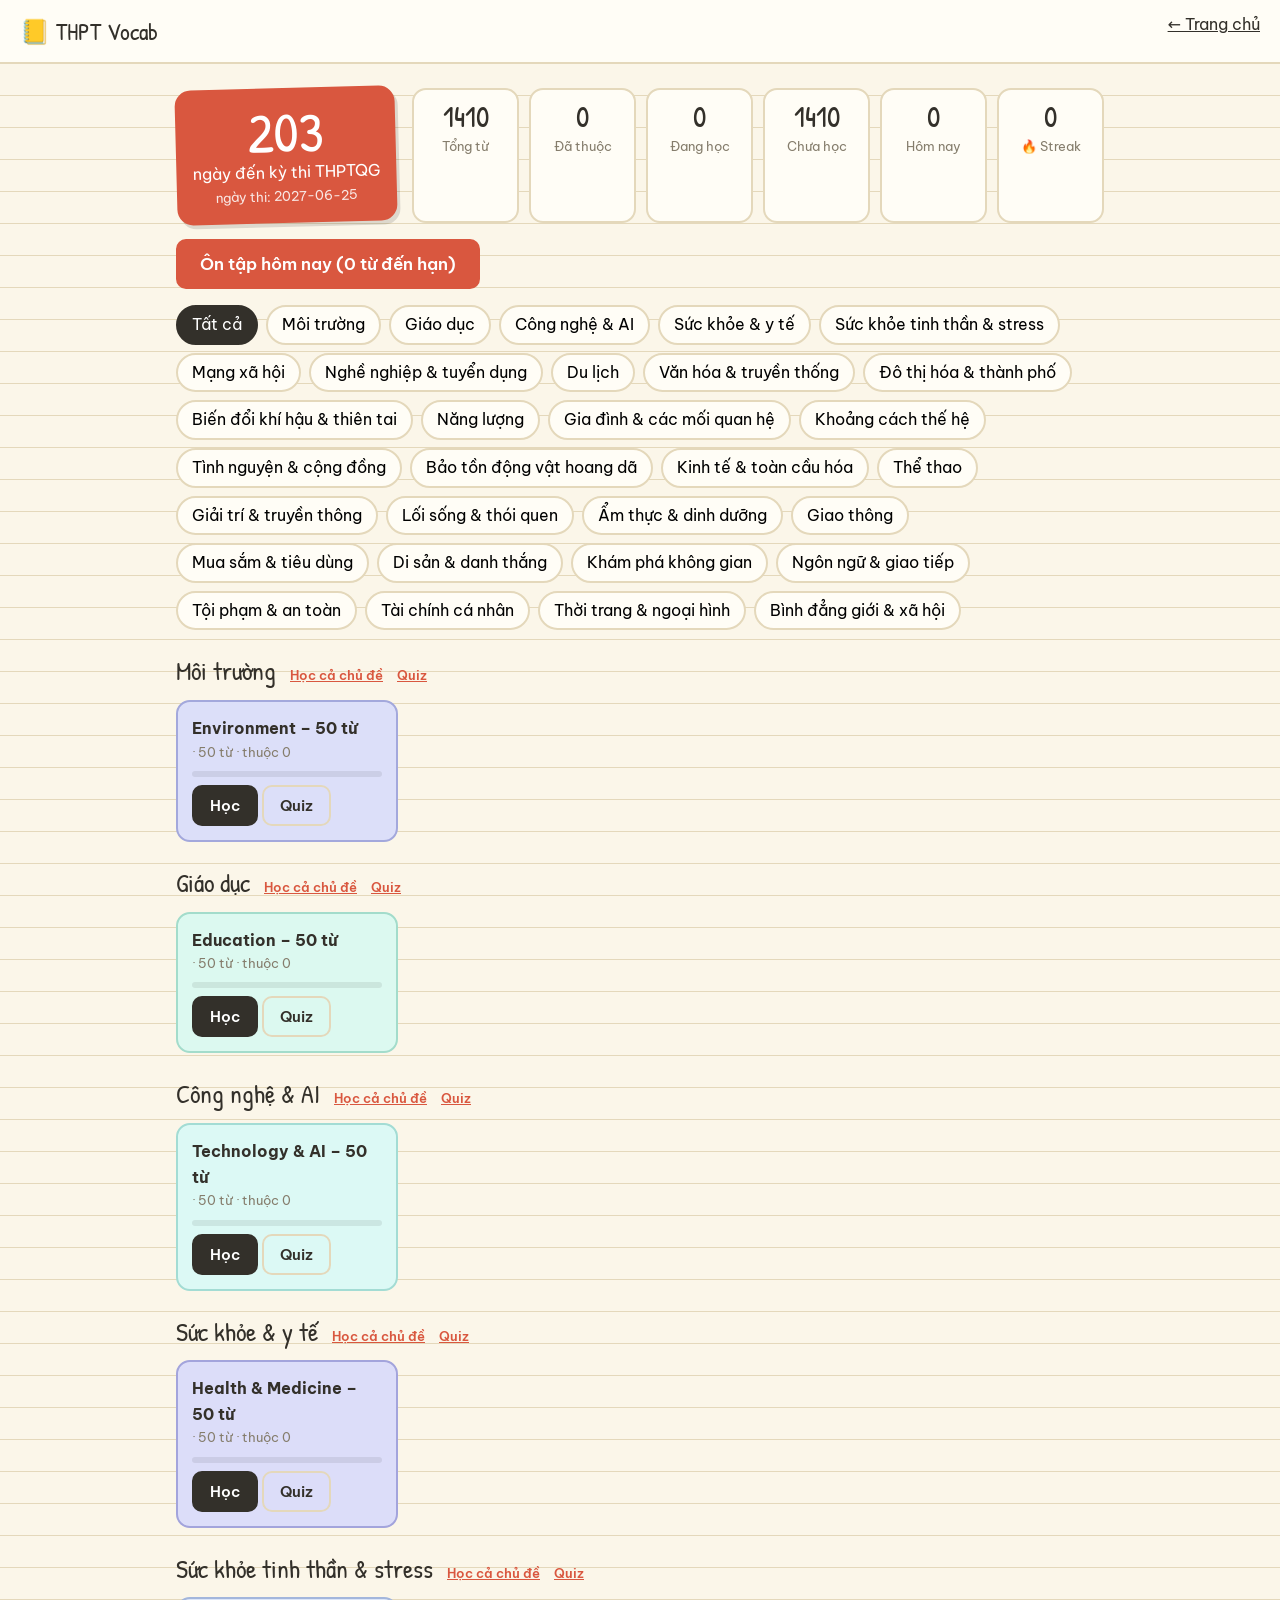
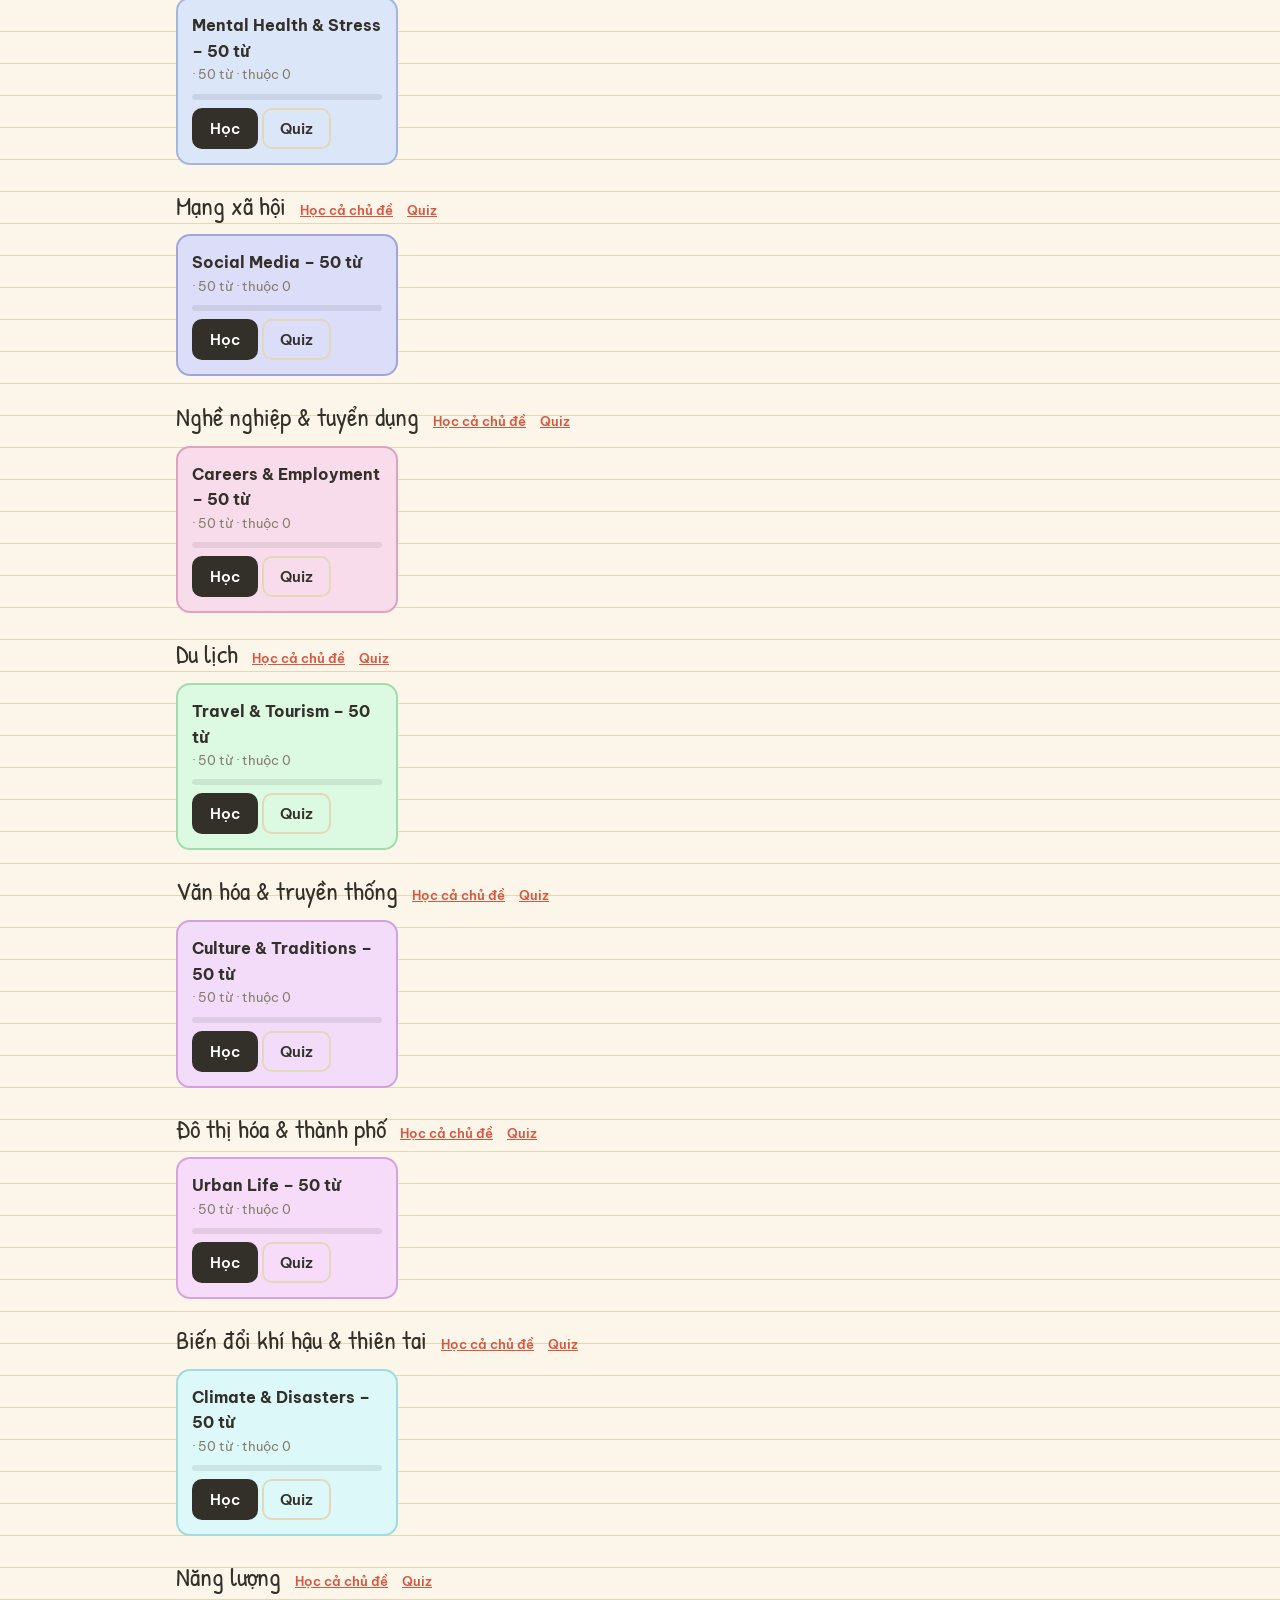
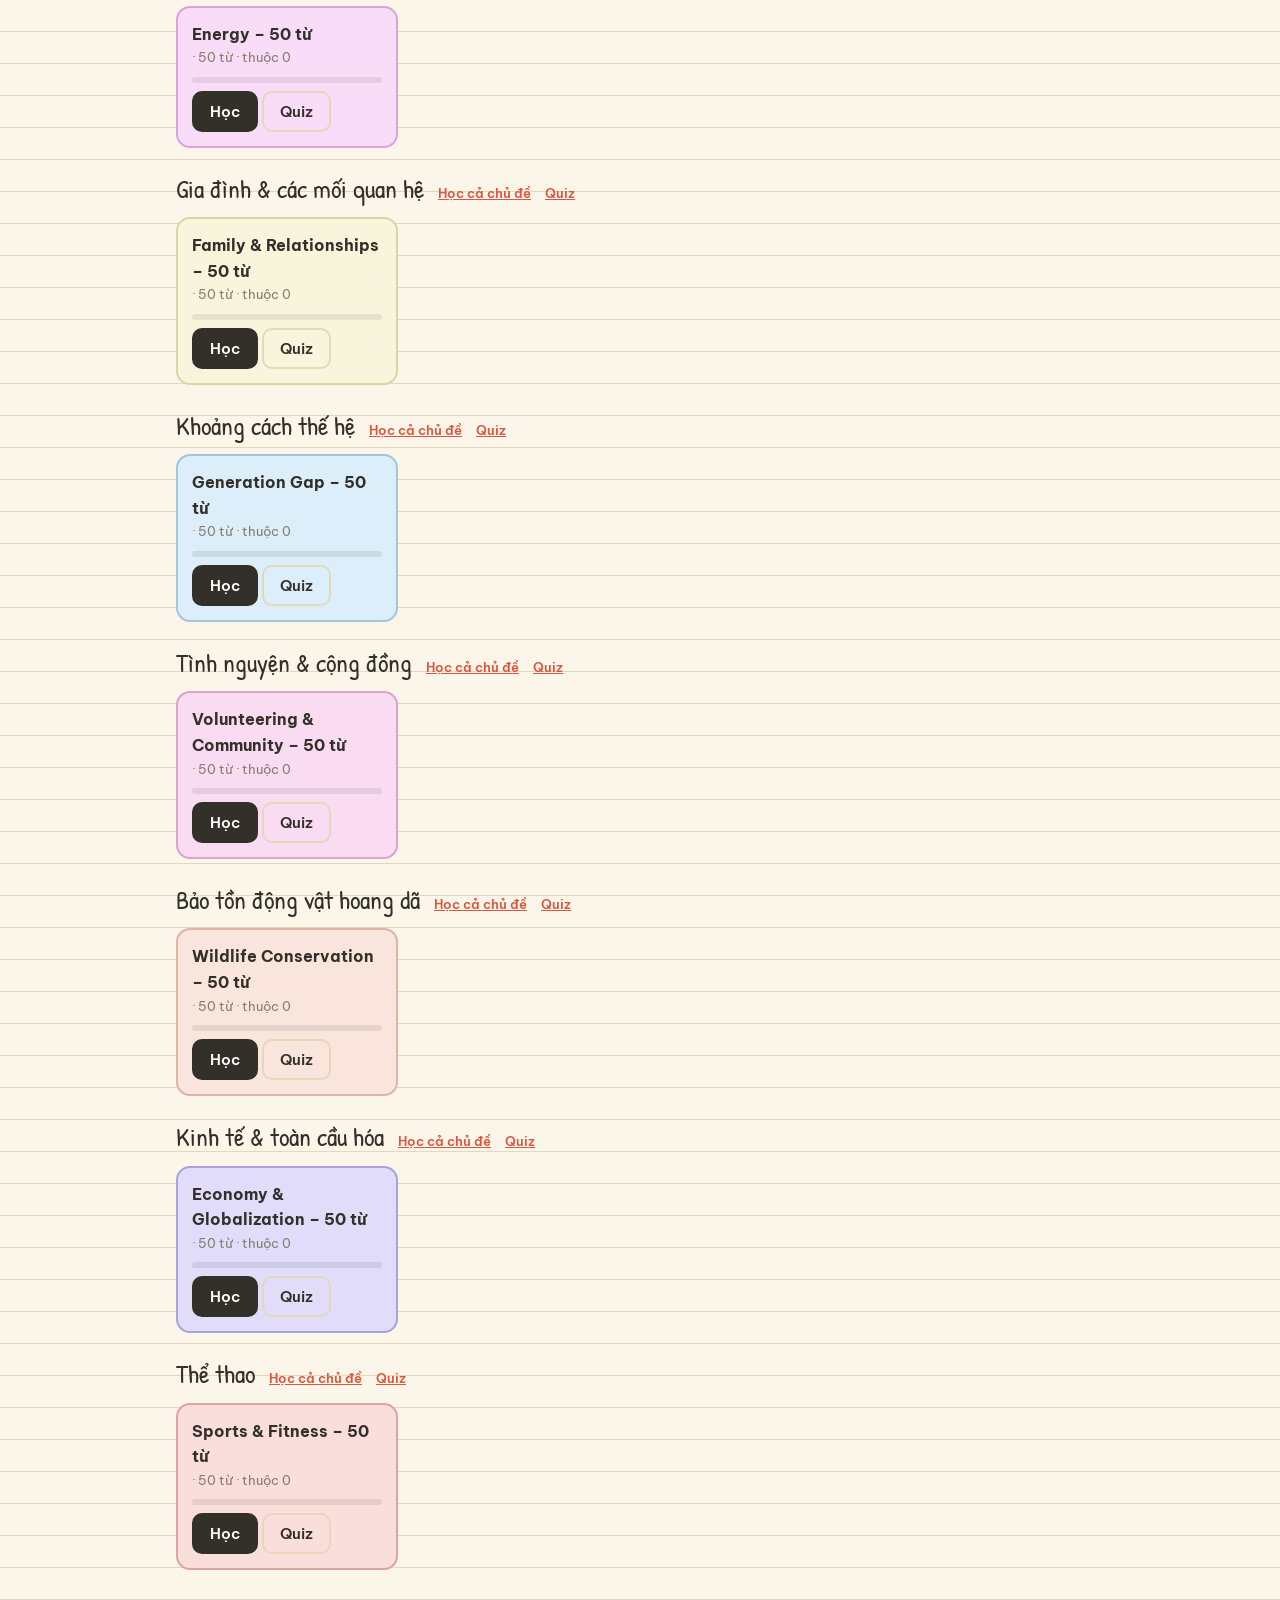
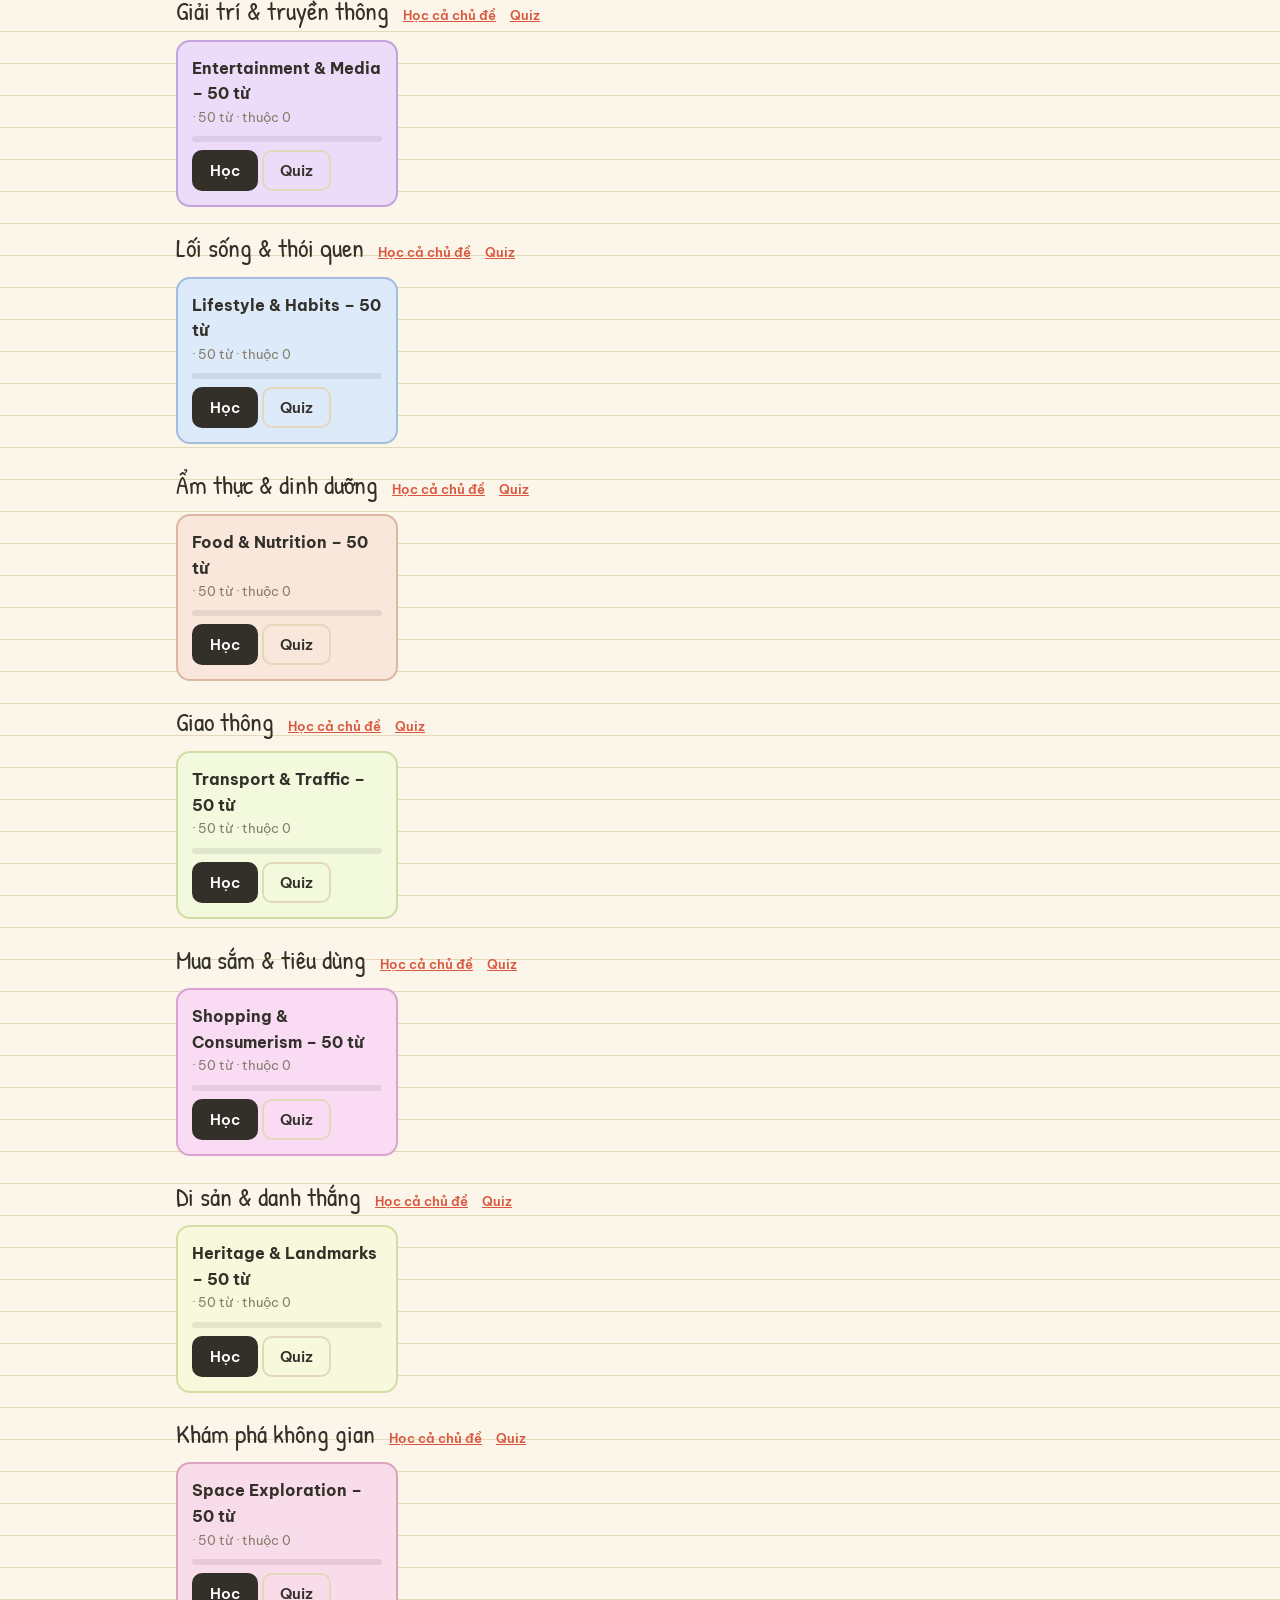
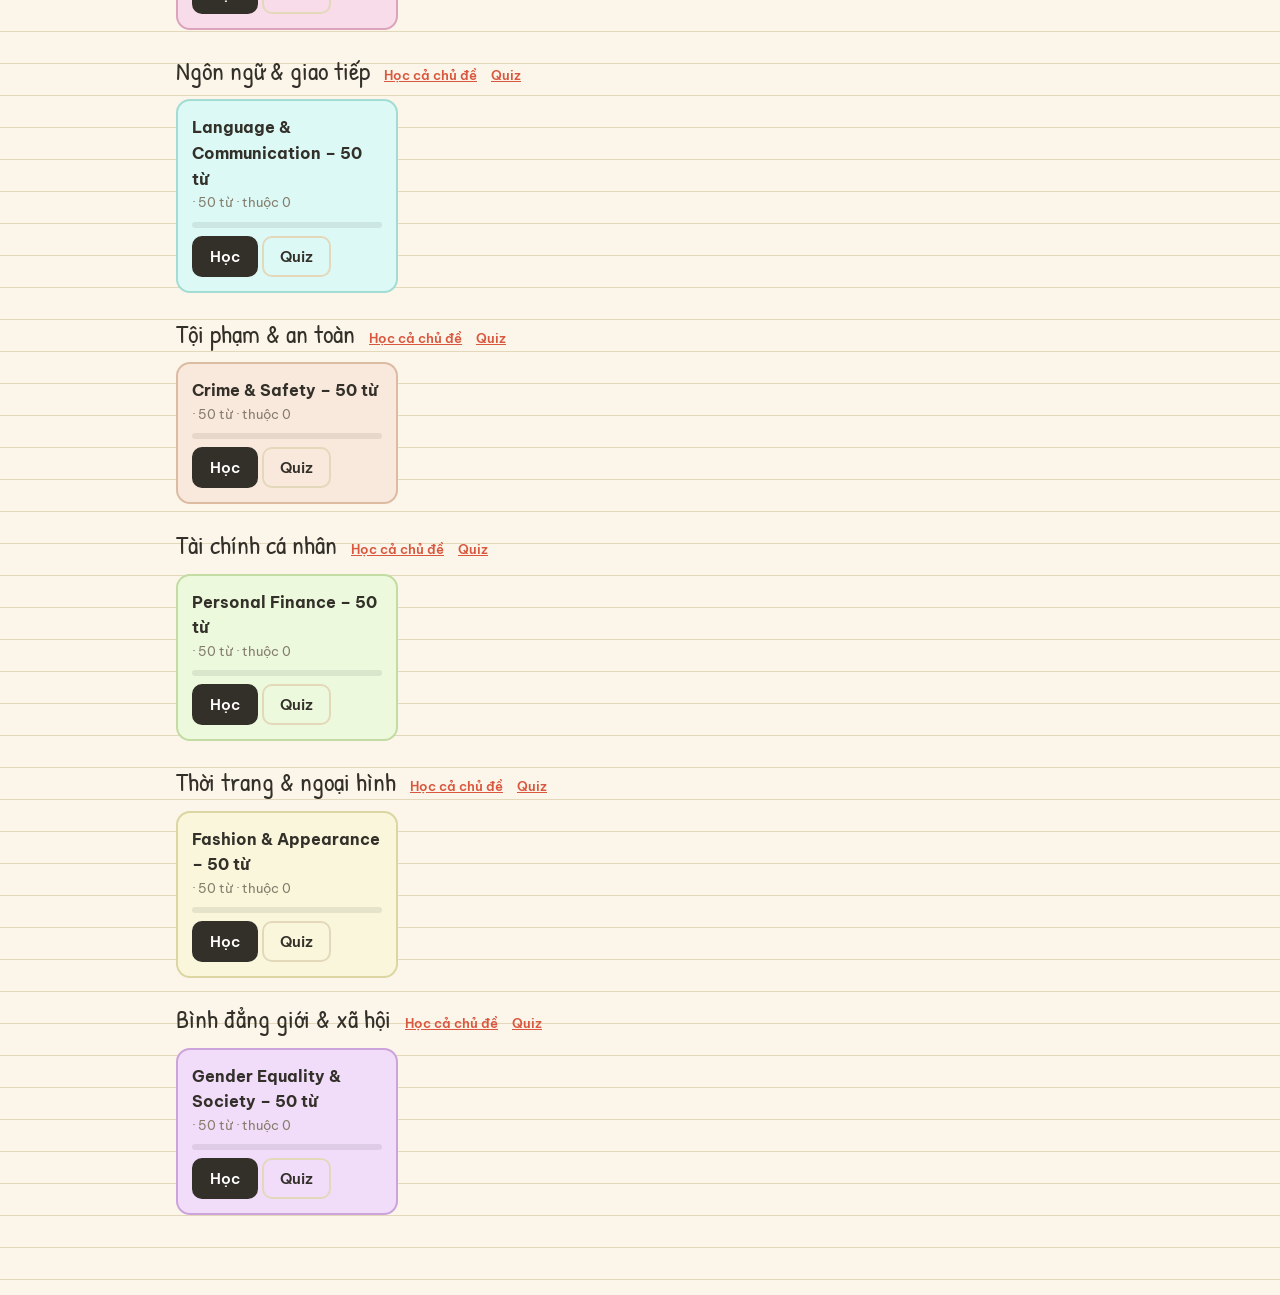
<file: index.html>
<!doctype html><html lang="vi"><head><meta charset="utf-8"><meta name="viewport" content="width=device-width,initial-scale=1"><title>THPT Vocab</title><link rel="stylesheet" href="css/style.css"></head><body><header class="top"><a class="brand" href="./">📒 THPT Vocab</a><a href="./">← Trang chủ</a></header><main class="wrap"><div class="dash"><div class="count" id="cdBox" title="Bấm để đổi ngày thi"><b id="days">–</b><span>ngày đến kỳ thi THPTQG</span><small id="exam"></small></div><div class="stats" id="stats"></div></div>
<p><a class="btn big" id="review" href="study.html?mode=review">Ôn tập hôm nay</a></p><div id="chips" class="chips"></div><div id="list"></div></main>
<script src="js/config.js"></script><script src="data/manifest.js"></script><script src="js/core.js"></script><script src="js/tour.js"></script><script src="js/home.js"></script></body></html>
</file>
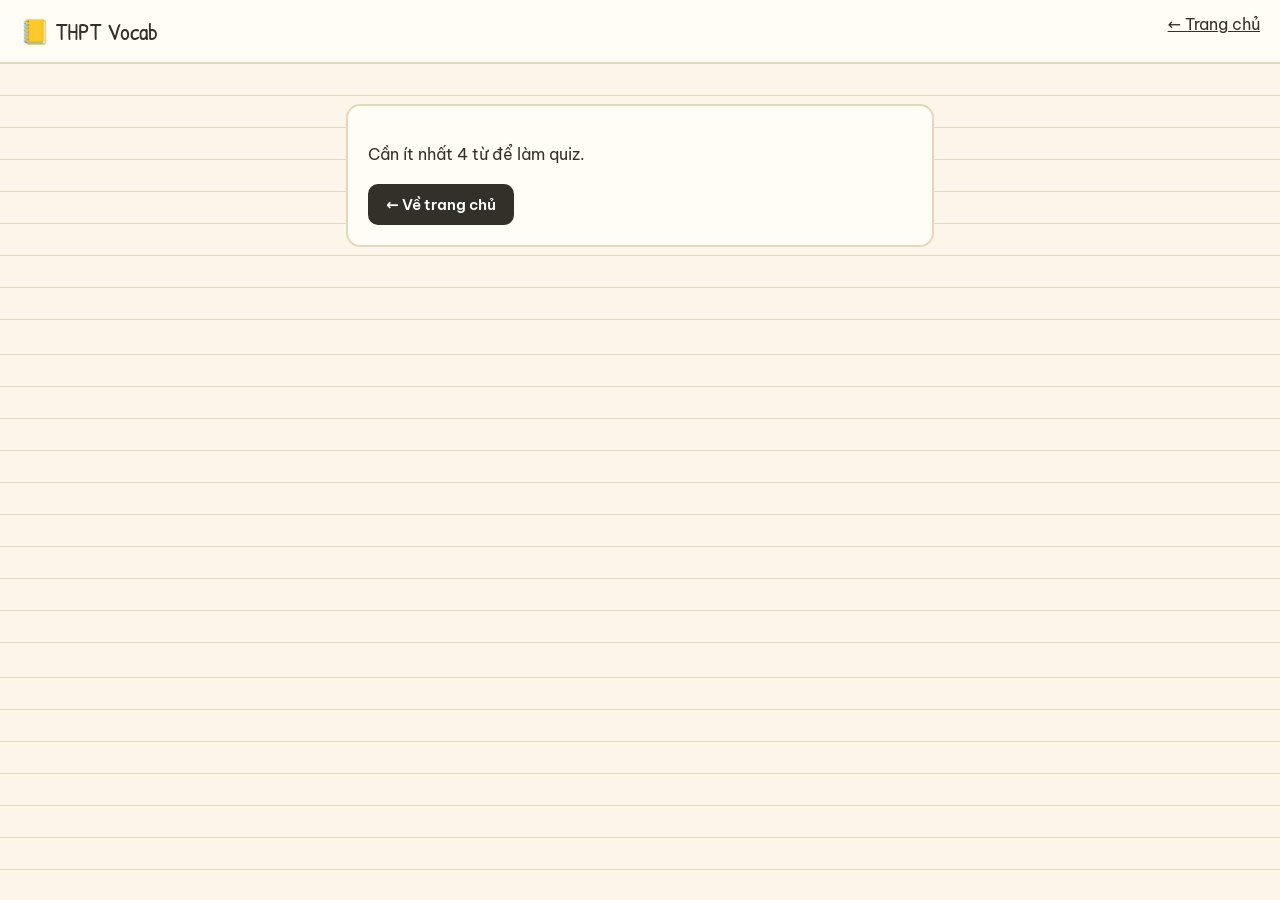
<file: quiz.html>
<!doctype html><html lang="vi"><head><meta charset="utf-8"><meta name="viewport" content="width=device-width,initial-scale=1"><title>THPT Vocab</title><link rel="stylesheet" href="css/style.css"></head><body><header class="top"><a class="brand" href="./">📒 THPT Vocab</a><a href="./">← Trang chủ</a></header><main class="wrap narrow"><div id="empty" class="panel" hidden><p>Cần ít nhất 4 từ để làm quiz.</p><a class="btn" href="./">← Về trang chủ</a></div>
<div id="app" hidden><h1 id="title"></h1><div class="toolbar"><select id="dir"><option value="en">Anh → Việt</option><option value="vi">Việt → Anh</option></select><select id="n"><option value="10">10 câu</option><option value="20">20 câu</option><option value="0">Tất cả</option></select></div>
<div class="progress"><div id="bar"></div></div>
<div id="qa"><p class="mut center" id="qn"></p><div class="qbox" id="qw"></div><div id="opts" class="opts"></div><p id="fb" class="center"></p><div class="center"><button class="btn" id="next" hidden>Câu tiếp →</button></div></div>
<div id="res" class="panel center" hidden><h2 id="score"></h2><button class="btn" id="again">Làm lại</button> <a class="btn ghost" href="./">Trang chủ</a></div>
<p class="mut center small"><kbd>1</kbd>–<kbd>4</kbd> chọn · <kbd>Enter</kbd> câu tiếp</p></div></main>
<script src="js/config.js"></script><script src="data/manifest.js"></script><script src="js/core.js"></script><script src="js/quiz.js"></script></body></html>
</file>
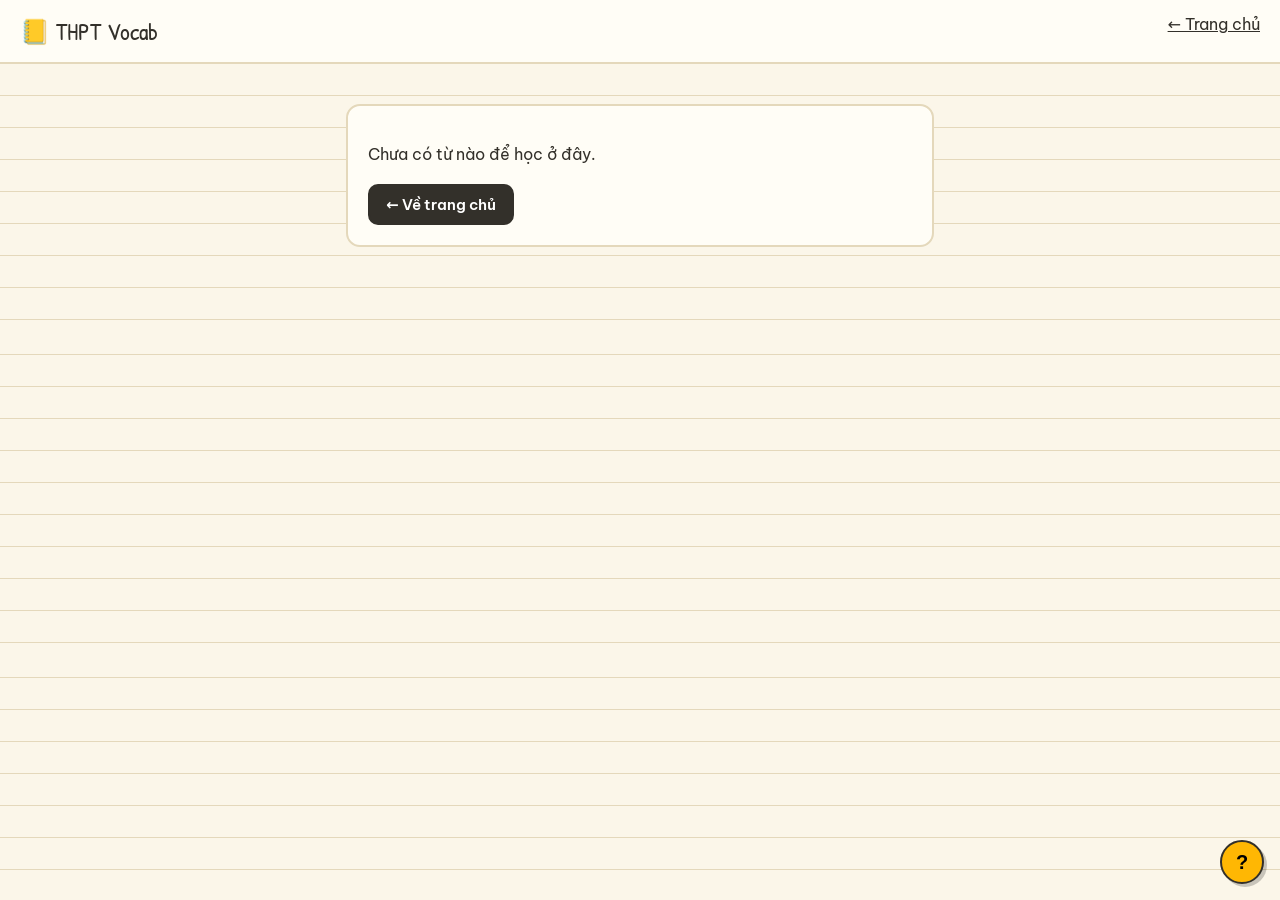
<file: study.html>
<!doctype html><html lang="vi"><head><meta charset="utf-8"><meta name="viewport" content="width=device-width,initial-scale=1"><title>THPT Vocab</title><link rel="stylesheet" href="css/style.css"></head><body><header class="top"><a class="brand" href="./">📒 THPT Vocab</a><a href="./">← Trang chủ</a></header><main class="wrap narrow"><div id="empty" class="panel" hidden><p>Chưa có từ nào để học ở đây.</p><a class="btn" href="./">← Về trang chủ</a></div>
<div id="app" hidden><h1 id="title"></h1><div class="toolbar"><select id="dir"><option value="en">Anh → Việt</option><option value="vi">Việt → Anh</option></select>
<label><input type="checkbox" id="shuf" checked> Xáo trộn</label><label><input type="checkbox" id="only"> Chỉ từ chưa thuộc</label><label><input type="checkbox" id="auto" checked> Tự đọc</label><button class="btn ghost" id="restart">↻</button></div>
<div class="progress"><div id="bar"></div></div><p class="mut center" id="counter"></p>
<div id="study"><div class="card" id="card"><div class="inner"><div class="face front" id="front"></div><div class="face back" id="back"></div></div></div>
<div class="center"><button class="btn ghost" id="speak">🔊 Nghe</button></div><div class="actions"><button class="btn bad" id="no">✗ Chưa thuộc</button><button class="btn good" id="yes">✓ Đã thuộc</button></div></div>
<div id="result" class="panel" hidden><h2>Hoàn thành 🎉</h2><p id="summary"></p><div class="actions"><button class="btn bad" id="missBtn">Ôn từ chưa thuộc</button><button class="btn" id="again">Học lại</button></div></div>
<p class="mut center small"><kbd>Space</kbd> lật · <kbd>←</kbd> chưa thuộc · <kbd>→</kbd> đã thuộc · <kbd>Ctrl</kbd>/<kbd>S</kbd> nghe · <kbd>L</kbd> đổi chiều · <kbd>Space</kbd>×2 ôn từ sai</p></div></main>
<script src="js/config.js"></script><script src="data/manifest.js"></script><script src="js/core.js"></script><script src="js/tour.js"></script><script src="js/study.js"></script></body></html>
</file>
<file: css/style.css>
@import url("https://fonts.googleapis.com/css2?family=Be+Vietnam+Pro:wght@400;600&family=Patrick+Hand&display=swap");
:root{--bg:#fbf6e9;--ink:#33302a;--mut:#857d6c;--line:#e4d8bb;--pri:#d9573f;--card:#fffdf6;--good:#4f9a5b;--bad:#c9473d;--hand:"Patrick Hand","Be Vietnam Pro",cursive;--ui:"Be Vietnam Pro",system-ui,sans-serif}
*{box-sizing:border-box}
body{margin:0;font:16px/1.6 var(--ui);color:var(--ink);background:var(--bg) repeating-linear-gradient(transparent 0 31px,var(--line) 31px 32px)}
a{color:inherit}h1,h2{font-family:var(--hand);font-weight:400;margin:0 0 8px}h1{font-size:34px}h2{font-size:26px}
.top{display:flex;justify-content:space-between;padding:12px 20px;background:var(--card);border-bottom:2px solid var(--line);position:sticky;top:0;z-index:5}.brand{font-family:var(--hand);font-size:24px;text-decoration:none}
.wrap{max-width:960px;margin:0 auto;padding:24px 16px 60px}.narrow{max-width:620px}.mut{color:var(--mut)}.small{font-size:13px}.center{text-align:center}
.dash{display:grid;grid-template-columns:220px 1fr;gap:16px}
.count{background:var(--pri);color:#fff;border-radius:16px;padding:16px;text-align:center;cursor:pointer;transform:rotate(-1.5deg);box-shadow:3px 4px 0 rgba(0,0,0,.12)}.count b{display:block;font:56px/1 var(--hand)}.count small{display:block;opacity:.85}
.stats{display:grid;grid-template-columns:repeat(auto-fit,minmax(90px,1fr));gap:10px}.stat{background:var(--card);border:2px solid var(--line);border-radius:14px;padding:10px;text-align:center}.stat b{display:block;font:30px/1.1 var(--hand)}.stat span{font-size:13px;color:var(--mut)}
.chips{display:flex;flex-wrap:wrap;gap:8px;margin:12px 0}.chip{font:inherit;padding:5px 14px;border:2px solid var(--line);border-radius:99px;background:var(--card);cursor:pointer}.chip.on{background:var(--ink);color:#fff;border-color:var(--ink)}
section{margin:20px 0}section h2 a{font:600 13px var(--ui);margin-left:8px;color:var(--pri)}
.grid{display:grid;grid-template-columns:repeat(auto-fill,minmax(210px,1fr));gap:14px}
.deck{background:hsl(var(--c) 70% 92%);border:2px solid hsl(var(--c) 45% 75%);border-radius:14px;padding:14px}.deck small{display:block;color:var(--mut)}.deck p{margin:8px 0 0}
.bar{height:6px;background:rgba(0,0,0,.08);border-radius:9px;margin-top:8px;overflow:hidden}.bar i{display:block;height:100%;background:var(--good)}
.btn{display:inline-block;font:600 15px var(--ui);padding:9px 16px;border:2px solid var(--ink);border-radius:10px;background:var(--ink);color:#fff;cursor:pointer;text-decoration:none}.btn.ghost{background:transparent;color:var(--ink);border-color:var(--line)}.btn.ghost:hover{border-color:var(--ink)}.btn.good{background:var(--good);border-color:var(--good)}.btn.bad{background:var(--bad);border-color:var(--bad)}.btn.big{background:var(--pri);border-color:var(--pri);padding:12px 22px;font-size:17px}
.panel{background:var(--card);border:2px solid var(--line);border-radius:14px;padding:20px;margin:16px 0}
.toolbar{display:flex;flex-wrap:wrap;gap:12px;align-items:center;margin:12px 0;font-size:14px}select{font:inherit;padding:7px 10px;border:2px solid var(--line);border-radius:10px;background:var(--card)}
.progress{height:8px;background:var(--line);border-radius:9px;overflow:hidden}.progress div{height:100%;width:0;background:var(--pri);transition:width .3s}
.card{perspective:1200px;height:300px;margin:18px 0 10px;cursor:pointer}.inner{position:relative;width:100%;height:100%;transition:transform .5s;transform-style:preserve-3d}.noanim .inner{transition:none}.flipped .inner{transform:rotateY(180deg)}
.face{position:absolute;inset:0;backface-visibility:hidden;display:flex;flex-direction:column;align-items:center;justify-content:center;text-align:center;padding:24px 24px 24px 56px;gap:6px;background:var(--card) repeating-linear-gradient(transparent 0 35px,var(--line) 35px 36px);border:2px solid var(--line);border-left:3px double #e9a39a;border-radius:16px;box-shadow:3px 4px 0 rgba(0,0,0,.08);font:30px/1.3 var(--hand)}
.face .w{font-size:clamp(36px,9vw,56px);font-weight:400}.face small{font:15px var(--ui);color:var(--mut)}.face em{font:italic 15px var(--ui);color:var(--mut)}.face.back{transform:rotateY(180deg);background-color:#fff3d6;border-color:var(--pri)}
.actions{display:flex;gap:12px;justify-content:center;margin:16px 0;flex-wrap:wrap}.actions .btn{flex:1;min-width:130px}
.qbox{font:clamp(30px,7vw,44px)/1.3 var(--hand);text-align:center;margin:10px 0 18px}.opts{display:grid;gap:10px}.opt{text-align:left;background:var(--card)}.opt.good{background:var(--good);color:#fff;border-color:var(--good)}.opt.bad{background:var(--bad);color:#fff;border-color:var(--bad)}
kbd{background:var(--card);border:1px solid var(--line);border-radius:5px;padding:0 5px}
@media(max-width:600px){.dash{grid-template-columns:1fr}.card{height:260px}}
@media(prefers-reduced-motion:reduce){*{transition:none!important}}
</file>
